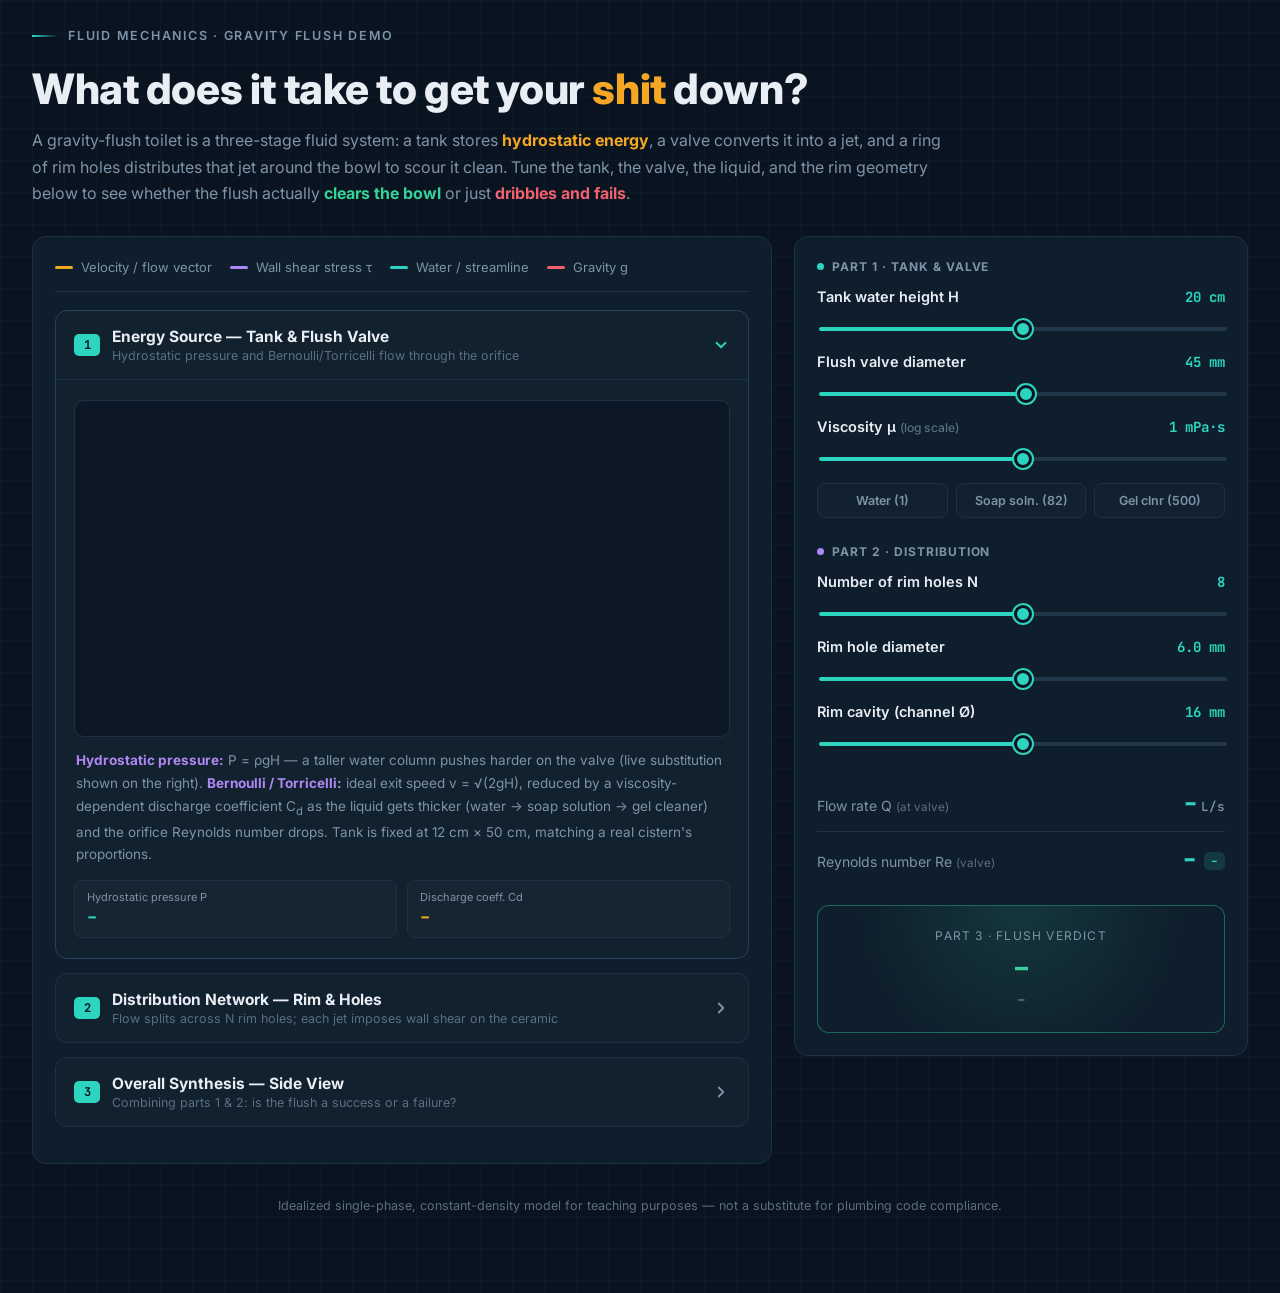
<file: index v2.html>
<!DOCTYPE html>
<html lang="en">
<head>
<meta charset="UTF-8">
<meta name="viewport" content="width=device-width, initial-scale=1.0">
<title>Toilet Flush Mechanism · Fluid Dynamics Demo</title>
<link rel="preconnect" href="https://fonts.googleapis.com">
<link href="https://fonts.googleapis.com/css2?family=Inter:wght@400;500;600;700;800&family=JetBrains+Mono:wght@500;700;800&display=swap" rel="stylesheet">
<link rel="stylesheet" href="style.css">
</head>
<body>
<div class="wrap">

  <div class="eyebrow"><span class="bar"></span>FLUID MECHANICS · GRAVITY FLUSH DEMO</div>
  <h1>What does it take to get your <span class="accent2">shit</span> down?</h1>
  <p class="lede">
    A gravity-flush toilet is a three-stage fluid system: a tank stores <b>hydrostatic energy</b>,
    a valve converts it into a jet, and a ring of rim holes distributes that jet around the bowl to
    scour it clean. Tune the tank, the valve, the liquid, and the rim geometry below to see whether
    the flush actually <span class="succ">clears the bowl</span> or just <span class="fail">dribbles and fails</span>.
  </p>

  <div class="grid">

    <!-- ===================== LEFT: VISUALIZATION / ACCORDION ===================== -->
    <div class="panel">
      <div class="legend">
        <div class="legend-item"><span class="legend-swatch" style="background:var(--orange)"></span>Velocity / flow vector</div>
        <div class="legend-item"><span class="legend-swatch" style="background:var(--purple)"></span>Wall shear stress τ</div>
        <div class="legend-item"><span class="legend-swatch" style="background:var(--teal)"></span>Water / streamline</div>
        <div class="legend-item"><span class="legend-swatch" style="background:var(--pink)"></span>Gravity g</div>
      </div>

      <details class="part" open id="detailsPart1">
        <summary>
          <div class="part-num">1</div>
          <div class="part-titles">
            <div class="part-title">Energy Source — Tank &amp; Flush Valve</div>
            <div class="part-sub">Hydrostatic pressure and Bernoulli/Torricelli flow through the orifice</div>
          </div>
          <svg class="chevron" width="18" height="18" viewBox="0 0 24 24" fill="none"><path d="M9 6l6 6-6 6" stroke="currentColor" stroke-width="2.4" stroke-linecap="round" stroke-linejoin="round"/></svg>
        </summary>
        <div class="part-body">
          <div class="viz-frame"><svg id="svgPart1" viewBox="0 0 900 460"></svg></div>
          <p class="concept-note">
            <b>Hydrostatic pressure:</b> P = ρgH — a taller water column pushes harder on the valve (live substitution shown on the right).
            <b>Bernoulli / Torricelli:</b> ideal exit speed v = √(2gH), reduced by a viscosity-dependent
            discharge coefficient C<sub>d</sub> as the liquid gets thicker (water → soap solution → gel cleaner) and the orifice
            Reynolds number drops. Tank is fixed at 12 cm × 50 cm, matching a real cistern's proportions.
          </p>
          <div class="mini-readouts">
            <div class="mini-stat"><div class="lbl">Hydrostatic pressure P</div><div class="val c-teal" id="roPhydro">–</div></div>
            <div class="mini-stat"><div class="lbl">Discharge coeff. Cd</div><div class="val c-orange" id="roCd">–</div></div>
          </div>
        </div>
      </details>

      <details class="part" id="detailsPart2">
        <summary>
          <div class="part-num">2</div>
          <div class="part-titles">
            <div class="part-title">Distribution Network — Rim &amp; Holes</div>
            <div class="part-sub">Flow splits across N rim holes; each jet imposes wall shear on the ceramic</div>
          </div>
          <svg class="chevron" width="18" height="18" viewBox="0 0 24 24" fill="none"><path d="M9 6l6 6-6 6" stroke="currentColor" stroke-width="2.4" stroke-linecap="round" stroke-linejoin="round"/></svg>
        </summary>
        <div class="part-body">
          <div class="viz-frame"><svg id="svgPart2" viewBox="0 0 900 460"></svg></div>
          <p class="concept-note">
            <b>Conservation of flow:</b> water enters the rim channel at a single point at the <b>top (start)</b> and
            discharges through each hole in turn, so the flow — and velocity — remaining <b>in the channel</b> decreases
            monotonically as it travels around the rim (see the fading ring color and the start/end channel-velocity readouts).
            <b>Rim cavity</b> sets the channel's own cross-section: a narrower cavity means higher channel velocity for the same Q.
            <b>Hagen–Poiseuille wall shear:</b> τ<sub>wall</sub> = 4μv<sub>hole</sub>/r<sub>hole</sub> at each exit jet.
            <b>Reynolds number</b> (gauge, right) tells you the flow regime at the rim jets — see the three zones below.
          </p>
          <div class="mini-readouts">
            <div class="mini-stat"><div class="lbl">Velocity per hole</div><div class="val c-orange" id="roVhole">–</div></div>
            <div class="mini-stat"><div class="lbl">Wall shear stress τ</div><div class="val c-purple" id="roTau">–</div></div>
          </div>
        </div>
      </details>

      <details class="part" id="detailsPart3">
        <summary>
          <div class="part-num">3</div>
          <div class="part-titles">
            <div class="part-title">Overall Synthesis — Side View</div>
            <div class="part-sub">Combining parts 1 &amp; 2: is the flush a success or a failure?</div>
          </div>
          <svg class="chevron" width="18" height="18" viewBox="0 0 24 24" fill="none"><path d="M9 6l6 6-6 6" stroke="currentColor" stroke-width="2.4" stroke-linecap="round" stroke-linejoin="round"/></svg>
        </summary>
        <div class="part-body">
          <div class="viz-frame"><svg id="svgPart3" viewBox="0 0 900 460"></svg></div>
          <p class="concept-note">
            No new sliders here — this view just synthesizes Parts 1 &amp; 2. The small marker sitting in the bowl
            is the waste: <b>success</b> means enough <b>flow rate</b> to drain the tank quickly and enough
            <b>wall shear</b> at the rim to carry it down the trapway; otherwise it's still there when the water settles.
          </p>
        </div>
      </details>
    </div>

    <!-- ===================== RIGHT: CONTROLS ===================== -->
    <div class="panel">

      <div class="ctrl-group">
        <div class="ctrl-group-title"><span class="dot" style="background:var(--teal)"></span>Part 1 · Tank &amp; Valve</div>

        <div class="slider-row">
          <div class="slider-label"><span>Tank water height H</span><span class="value" id="labelH">20 cm</span></div>
          <input type="range" id="sliderH" min="5" max="45" step="1">
        </div>

        <div class="slider-row">
          <div class="slider-label"><span>Flush valve diameter</span><span class="value" id="labelDValve">45 mm</span></div>
          <input type="range" id="sliderDValve" min="15" max="90" step="1">
        </div>

        <div class="slider-row">
          <div class="slider-label"><span>Viscosity μ <small style="color:var(--muted-dim); font-weight:500;">(log scale)</small></span><span class="value" id="labelMu">1 mPa·s</span></div>
          <input type="range" id="sliderMu" min="0" max="100" step="0.5">
        </div>

        <div class="preset-row">
          <button class="preset-btn" data-mu="1">Water (1)</button>
          <button class="preset-btn" data-mu="82">Soap soln. (82)</button>
          <button class="preset-btn" data-mu="500">Gel clnr (500)</button>
        </div>
      </div>

      <div class="ctrl-group">
        <div class="ctrl-group-title"><span class="dot" style="background:var(--purple)"></span>Part 2 · Distribution</div>

        <div class="slider-row">
          <div class="slider-label"><span>Number of rim holes N</span><span class="value" id="labelNHoles">8</span></div>
          <input type="range" id="sliderNHoles" min="2" max="24" step="1">
        </div>

        <div class="slider-row">
          <div class="slider-label"><span>Rim hole diameter</span><span class="value" id="labelDHole">6.0 mm</span></div>
          <input type="range" id="sliderDHole" min="2" max="14" step="0.5">
        </div>

        <div class="slider-row">
          <div class="slider-label"><span>Rim cavity (channel Ø)</span><span class="value" id="labelRimCavity">16 mm</span></div>
          <input type="range" id="sliderRimCavity" min="8" max="30" step="1">
        </div>
      </div>

      <div class="readouts">
        <div class="readout-row">
          <div class="readout-label">Flow rate Q <small>(at valve)</small></div>
          <div class="readout-value c-teal"><span id="roQ">–</span><span class="unit">L/s</span></div>
        </div>
        <div class="readout-row">
          <div class="readout-label">Reynolds number Re <small>(valve)</small></div>
          <div class="readout-value c-teal"><span id="roRe">–</span><span class="tag tag-laminar" id="roReTag">–</span></div>
        </div>
      </div>

      <div class="verdict-card success" id="verdictCard">
        <div class="verdict-label">Part 3 · Flush Verdict</div>
        <div class="verdict-headline" id="verdictHeadline">–</div>
        <div class="verdict-detail" id="verdictDetail">–</div>
      </div>

    </div>
  </div>

  <footer class="credit">Idealized single-phase, constant-density model for teaching purposes — not a substitute for plumbing code compliance.</footer>
</div>

<script src="main.js"></script>
</body>
</html>
</file>
<file: style.css>
:root {
  --bg: #0a1420;
  --bg-grid: #0d1b28;
  --panel: #0f1e2c;
  --panel-border: #1c3247;
  --panel-border-hover: #274158;
  --text: #e8eef4;
  --muted: #7d93a8;
  --muted-dim: #5a6f82;
  --teal: #2dd4bf;
  --teal-deep: #12786c;
  --orange: #f5a623;
  --purple: #b088f5;
  --pink: #f0616f;
  --success: #34d399;
  --fail: #f0616f;
  --mono: 'JetBrains Mono', 'IBM Plex Mono', monospace;
  --sans: 'Inter', -apple-system, BlinkMacSystemFont, sans-serif;
}

* { box-sizing: border-box; }

html, body {
  margin: 0;
  padding: 0;
  background: var(--bg);
  color: var(--text);
  font-family: var(--sans);
  -webkit-font-smoothing: antialiased;
}

body {
  background-image:
    linear-gradient(rgba(45, 212, 191, 0.035) 1px, transparent 1px),
    linear-gradient(90deg, rgba(45, 212, 191, 0.035) 1px, transparent 1px);
  background-size: 32px 32px;
  min-height: 100vh;
}

.wrap {
  max-width: 1400px;
  margin: 0 auto;
  padding: 28px 32px 80px;
}

/* ---------- header ---------- */

.eyebrow {
  display: flex;
  align-items: center;
  gap: 10px;
  color: var(--muted);
  font-size: 12.5px;
  letter-spacing: 0.14em;
  text-transform: uppercase;
  font-weight: 600;
  margin-bottom: 22px;
}

.eyebrow .bar {
  width: 26px;
  height: 2px;
  background: linear-gradient(90deg, var(--teal), transparent);
}

h1 {
  font-size: 42px;
  line-height: 1.15;
  font-weight: 800;
  margin: 0 0 14px;
  letter-spacing: -0.01em;
}

h1 .accent { color: var(--teal); }
h1 .accent2 { color: var(--orange); }

.lede {
  color: var(--muted);
  font-size: 16px;
  line-height: 1.65;
  max-width: 920px;
  margin: 0 0 30px;
}

.lede b { color: var(--orange); font-weight: 700; }
.lede .succ { color: var(--success); font-weight: 700; }
.lede .fail { color: var(--fail); font-weight: 700; }

/* ---------- layout ---------- */

.grid {
  display: grid;
  grid-template-columns: minmax(0, 1.55fr) minmax(320px, 0.95fr);
  gap: 22px;
  align-items: start;
}

@media (max-width: 980px) {
  .grid { grid-template-columns: 1fr; }
}

.panel {
  background: var(--panel);
  border: 1px solid var(--panel-border);
  border-radius: 14px;
  padding: 22px;
}

/* ---------- legend ---------- */

.legend {
  display: flex;
  flex-wrap: wrap;
  gap: 18px;
  margin-bottom: 18px;
  padding-bottom: 16px;
  border-bottom: 1px solid var(--panel-border);
}

.legend-item {
  display: flex;
  align-items: center;
  gap: 8px;
  font-size: 13px;
  color: var(--muted);
}

.legend-swatch {
  width: 18px;
  height: 3px;
  border-radius: 2px;
}

/* ---------- accordion (the three "parts") ---------- */

details.part {
  border: 1px solid var(--panel-border);
  border-radius: 12px;
  margin-bottom: 14px;
  overflow: hidden;
  background: rgba(255,255,255,0.012);
  transition: border-color 0.2s ease;
}

details.part[open] { border-color: var(--panel-border-hover); }

details.part summary {
  list-style: none;
  cursor: pointer;
  padding: 16px 18px;
  display: flex;
  align-items: center;
  gap: 12px;
  user-select: none;
}

details.part summary::-webkit-details-marker { display: none; }

.part-num {
  font-family: var(--mono);
  font-size: 12px;
  font-weight: 700;
  color: var(--bg);
  background: var(--teal);
  border-radius: 5px;
  width: 26px;
  height: 22px;
  display: flex;
  align-items: center;
  justify-content: center;
  flex-shrink: 0;
}

.part-titles { flex: 1; min-width: 0; }

.part-title {
  font-weight: 700;
  font-size: 15.5px;
}

.part-sub {
  font-size: 12.5px;
  color: var(--muted-dim);
  margin-top: 2px;
}

.chevron {
  color: var(--muted);
  transition: transform 0.2s ease;
  flex-shrink: 0;
}

details.part[open] .chevron { transform: rotate(90deg); color: var(--teal); }

.part-body {
  padding: 4px 18px 20px;
  border-top: 1px solid var(--panel-border);
}

.viz-frame {
  background: #0c1826;
  border: 1px solid var(--panel-border);
  border-radius: 10px;
  margin-top: 16px;
  overflow: hidden;
}

.viz-frame svg { display: block; width: 100%; height: auto; }

.concept-note {
  font-size: 13.5px;
  color: var(--muted);
  line-height: 1.7;
  margin: 12px 2px 0;
}

.concept-note b { color: var(--purple); font-weight: 700; }

.concept-note .cn-eq {
  display: block;
  font-family: var(--mono);
  font-size: 14.5px;
  font-weight: 700;
  color: var(--teal);
  background: rgba(45,212,191,0.07);
  border-left: 3px solid var(--teal);
  padding: 8px 12px;
  border-radius: 0 6px 6px 0;
  margin-bottom: 8px;
}

.concept-note .cn-exp {
  display: block;
}

/* ---------- explanation dropdown ---------- */

details.explanation {
  margin-top: 14px;
  border: 1px solid var(--panel-border);
  border-radius: 10px;
  background: rgba(255,255,255,0.012);
  overflow: hidden;
}

details.explanation summary {
  list-style: none;
  cursor: pointer;
  padding: 11px 16px;
  font-size: 13px;
  font-weight: 700;
  letter-spacing: 0.04em;
  text-transform: uppercase;
  color: var(--purple);
  user-select: none;
  display: flex;
  align-items: center;
  gap: 8px;
}

details.explanation summary::-webkit-details-marker { display: none; }
details.explanation summary::before {
  content: '▸';
  display: inline-block;
  transition: transform 0.2s ease;
  font-size: 11px;
}
details.explanation[open] summary::before { transform: rotate(90deg); }

.explanation-body {
  padding: 4px 18px 18px;
  border-top: 1px solid var(--panel-border);
}

.exp-step {
  display: flex;
  gap: 20px;
  align-items: center;
  padding: 18px 0;
  border-bottom: 1px solid var(--panel-border);
}

.exp-step:last-of-type { border-bottom: none; }
.exp-step-solo .exp-text { max-width: 560px; }

.exp-text { flex: 1.3; min-width: 0; }
.exp-diagram { flex: 1; min-width: 200px; max-width: 260px; }
.exp-diagram svg { display: block; width: 100%; height: auto; }

.exp-text h4 {
  margin: 0 0 6px;
  font-size: 15px;
  color: var(--text);
  font-weight: 700;
}

.exp-text p {
  margin: 0 0 10px;
  font-size: 13.5px;
  color: var(--muted);
  line-height: 1.65;
}

.exp-text p b { color: var(--orange); font-weight: 700; }

.exp-footnote {
  margin: 14px 2px 0;
  font-size: 11.5px;
  color: var(--muted-dim);
  line-height: 1.6;
  font-style: italic;
}

@media (max-width: 720px) {
  .exp-step { flex-direction: column; align-items: stretch; }
  .exp-diagram { max-width: 100%; }
}

/* KaTeX theme override to match the dark panel */
.eq .katex { color: var(--text); font-size: 1.3em; }
.eq .katex-display { margin: 0; }
.eq {
  background: #0c1826;
  border: 1px solid var(--teal);
  border-radius: 8px;
  padding: 18px 16px;
  overflow-x: auto;
  box-shadow: 0 0 0 1px rgba(45,212,191,0.08), 0 4px 16px rgba(0,0,0,0.25);
}

.eq-live {
  margin-top: 10px;
  padding: 12px 16px;
  border-left: 3px solid var(--teal);
  background: rgba(45,212,191,0.06);
  border-radius: 0 8px 8px 0;
  font-family: var(--mono);
  font-size: 14px;
  line-height: 1.9;
  color: var(--text);
}

.eq-live-orange { border-left-color: var(--orange); background: rgba(245,166,35,0.07); }

.eq-live .lbl { color: var(--muted); }
.eq-live .hi { font-weight: 800; }
.eq-live .hi-teal { color: var(--teal); }
.eq-live .hi-purple { color: var(--purple); }
.eq-live .hi-orange { color: var(--orange); }
.eq-live .arrow { color: var(--muted-dim); margin: 0 6px; }

/* Shown instead of rendered math if the KaTeX CDN is blocked/offline */
.eq.eq-fallback {
  font-family: var(--mono);
  font-size: 12px;
  color: var(--muted);
  white-space: pre-wrap;
  word-break: break-word;
}

.mini-readouts {
  display: grid;
  grid-template-columns: repeat(auto-fit, minmax(130px, 1fr));
  gap: 10px;
  margin-top: 14px;
}

.mini-stat {
  background: rgba(255,255,255,0.02);
  border: 1px solid var(--panel-border);
  border-radius: 8px;
  padding: 9px 12px;
}

.mini-stat .lbl { font-size: 11px; color: var(--muted); }
.mini-stat .val {
  font-family: var(--mono);
  font-size: 17px;
  font-weight: 700;
  margin-top: 2px;
}

/* ---------- controls (right panel) ---------- */

.ctrl-group { margin-bottom: 26px; }
.ctrl-group:last-child { margin-bottom: 0; }

.ctrl-group-title {
  font-size: 12px;
  letter-spacing: 0.08em;
  text-transform: uppercase;
  color: var(--muted);
  font-weight: 700;
  margin-bottom: 14px;
  display: flex;
  align-items: center;
  gap: 8px;
}

.ctrl-group-title .dot {
  width: 7px; height: 7px; border-radius: 50%;
}

.slider-row { margin-bottom: 18px; }
.slider-row:last-child { margin-bottom: 0; }

.slider-label {
  display: flex;
  justify-content: space-between;
  align-items: baseline;
  margin-bottom: 9px;
  font-size: 14.5px;
  font-weight: 600;
}

.slider-label .value {
  font-family: var(--mono);
  color: var(--teal);
  font-weight: 700;
  font-size: 14px;
}

input[type="range"] {
  -webkit-appearance: none;
  width: 100%;
  height: 4px;
  border-radius: 2px;
  background: linear-gradient(90deg, var(--teal) 0%, var(--teal) var(--pct, 50%), #22374a var(--pct, 50%), #22374a 100%);
  outline: none;
}

input[type="range"]::-webkit-slider-thumb {
  -webkit-appearance: none;
  width: 18px;
  height: 18px;
  border-radius: 50%;
  background: var(--teal);
  border: 3px solid #0a1420;
  box-shadow: 0 0 0 2px var(--teal);
  cursor: pointer;
}

input[type="range"]::-moz-range-thumb {
  width: 18px;
  height: 18px;
  border-radius: 50%;
  background: var(--teal);
  border: 3px solid #0a1420;
  box-shadow: 0 0 0 2px var(--teal);
  cursor: pointer;
}

.preset-row {
  display: grid;
  grid-template-columns: repeat(3, 1fr);
  gap: 8px;
  margin-top: 14px;
}

.preset-row.preset-row-4 {
  grid-template-columns: repeat(4, 1fr);
}

.preset-btn, .preset-btn-g {
  background: #12212f;
  border: 1px solid var(--panel-border);
  color: var(--muted);
  font-family: var(--sans);
  font-size: 12.5px;
  font-weight: 600;
  padding: 9px 4px;
  border-radius: 8px;
  cursor: pointer;
  transition: all 0.15s ease;
}

.preset-btn:hover, .preset-btn-g:hover { border-color: var(--teal); color: var(--text); }
.preset-btn.active, .preset-btn-g.active {
  background: rgba(45, 212, 191, 0.14);
  border-color: var(--teal);
  color: var(--teal);
}

/* ---------- readouts panel ---------- */

.readouts { margin-top: 26px; }

.readout-row {
  display: flex;
  justify-content: space-between;
  align-items: baseline;
  padding: 13px 0;
  border-bottom: 1px solid var(--panel-border);
}

.readout-row:last-child { border-bottom: none; }

.readout-label { font-size: 14px; color: var(--muted); }
.readout-label small { color: var(--muted-dim); }

.readout-value {
  font-family: var(--mono);
  font-weight: 800;
  font-size: 22px;
}

.readout-value .unit {
  font-size: 12.5px;
  font-weight: 600;
  color: var(--muted);
  margin-left: 4px;
}

.readout-value .tag {
  font-size: 11px;
  font-weight: 700;
  margin-left: 8px;
  padding: 2px 7px;
  border-radius: 5px;
  vertical-align: middle;
}

.c-orange { color: var(--orange); }
.c-teal { color: var(--teal); }
.c-purple { color: var(--purple); }
.c-pink { color: var(--pink); }

.tag-laminar { background: rgba(45,212,191,0.15); color: var(--teal); }
.tag-turbulent { background: rgba(240,97,111,0.15); color: var(--fail); }

/* ---------- verdict card ---------- */

.verdict-card {
  margin-top: 18px;
  border-radius: 12px;
  padding: 22px;
  text-align: center;
  border: 1px solid var(--panel-border);
  transition: all 0.25s ease;
}

.verdict-card.success {
  background: radial-gradient(circle at 50% 0%, rgba(52,211,153,0.14), transparent 70%);
  border-color: rgba(52,211,153,0.4);
}

.verdict-card.fail {
  background: radial-gradient(circle at 50% 0%, rgba(240,97,111,0.14), transparent 70%);
  border-color: rgba(240,97,111,0.4);
}

.verdict-label {
  font-size: 12px;
  letter-spacing: 0.1em;
  text-transform: uppercase;
  color: var(--muted);
  margin-bottom: 8px;
}

.verdict-headline {
  font-size: 26px;
  font-weight: 800;
  letter-spacing: -0.01em;
}

.verdict-card.success .verdict-headline { color: var(--success); }
.verdict-card.fail .verdict-headline { color: var(--fail); }

.verdict-detail {
  font-size: 13px;
  color: var(--muted);
  margin-top: 8px;
  line-height: 1.5;
}

/* ---------- svg helpers ---------- */

.flow-path {
  stroke-dasharray: 6 7;
  animation: flowmove 1.1s linear infinite;
}

@media (prefers-reduced-motion: reduce) {
  .flow-path { animation: none; }
}

@keyframes flowmove {
  to { stroke-dashoffset: -26; }
}

footer.credit {
  margin-top: 34px;
  text-align: center;
  color: var(--muted-dim);
  font-size: 12.5px;
}

.flush-btn {
  display: inline-flex;
  align-items: center;
  gap: 8px;
  margin-top: 14px;
  padding: 12px 22px;
  background: var(--teal);
  color: #0c1826;
  border: none;
  border-radius: 9px;
  font-family: var(--sans);
  font-weight: 800;
  font-size: 15px;
  cursor: pointer;
  box-shadow: 0 4px 14px rgba(45,212,191,0.25);
  transition: transform 0.1s ease, box-shadow 0.15s ease;
}
.flush-btn:hover { box-shadow: 0 6px 18px rgba(45,212,191,0.35); }
.flush-btn:active { transform: scale(0.96); }
</file>
